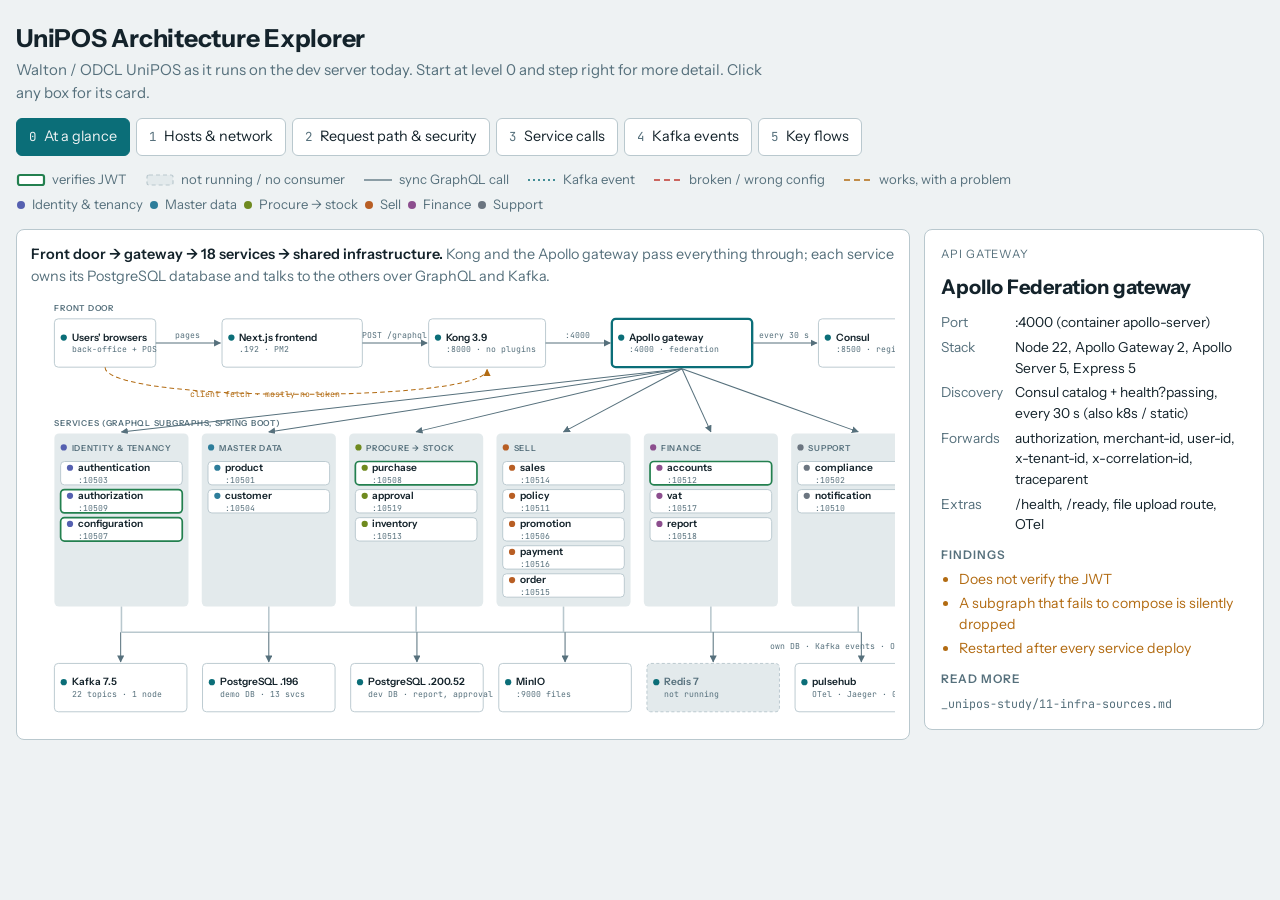
<file: atlas-src/v1-explorer.html>
<!doctype html><html><head><meta charset=utf8><meta name=viewport content="width=device-width,initial-scale=1,viewport-fit=cover"><style>:root{color-scheme:light;box-sizing:border-box;padding-top:env(safe-area-inset-top,0px);padding-bottom:env(safe-area-inset-bottom,0px)}html{scroll-padding-top:env(safe-area-inset-top,0px)}body{margin:0;padding:0;font:14px -apple-system,BlinkMacSystemFont,sans-serif;background:#fff;color:#000}img{max-width:100%}[hidden]:not([hidden=until-found i]){display:none!important}</style></head><body>
<title>UniPOS Architecture Explorer</title>
<meta name="claude:viewport-fit-sides" content="cover">
<link rel="preconnect" href="https://fonts.googleapis.com">
<link rel="preconnect" href="https://fonts.gstatic.com" crossorigin>
<link rel="stylesheet" href="https://fonts.googleapis.com/css2?family=Instrument+Sans:wght@400;500;600;700&family=JetBrains+Mono:wght@400;500&display=swap">
<style>
/* Layout: control-room board. Level rail on top, diagram canvas left, inspection card right (stacks under on phones). */
:root{
  --bg:#EEF2F3; --surface:#FFFFFF; --tint:#E3EAEC; --ink:#14232B; --muted:#56707C; --line:#B9C8CE;
  --accent:#0B6E78; --ok:#23804F; --bad:#C0392F; --warn:#B26B12; --idle:#8D9CA4;
  --d-id:#5560B0; --d-md:#2D7D9A; --d-pr:#6F8A1F; --d-sell:#B85E24; --d-fin:#8C4E8E; --d-sup:#6B7580;
  --f-ui:"Instrument Sans", "Segoe UI", system-ui, sans-serif;
  --f-mono:"JetBrains Mono", ui-monospace, "Cascadia Mono", Menlo, monospace;
}
@media (prefers-color-scheme: dark){ :root:not([data-theme="light"]){
  --bg:#0F171B; --surface:#17232A; --tint:#1D2C33; --ink:#E4EDF0; --muted:#93A9B3; --line:#33474F;
  --accent:#3FC0C9; --ok:#4CC27F; --bad:#F06B60; --warn:#E5A44A; --idle:#6B7F88;
  --d-id:#8F97E6; --d-md:#5FB4D3; --d-pr:#A4C255; --d-sell:#E39058; --d-fin:#C687C8; --d-sup:#9AA4AE;
  color-scheme:dark }}
:root[data-theme="dark"]{
  --bg:#0F171B; --surface:#17232A; --tint:#1D2C33; --ink:#E4EDF0; --muted:#93A9B3; --line:#33474F;
  --accent:#3FC0C9; --ok:#4CC27F; --bad:#F06B60; --warn:#E5A44A; --idle:#6B7F88;
  --d-id:#8F97E6; --d-md:#5FB4D3; --d-pr:#A4C255; --d-sell:#E39058; --d-fin:#C687C8; --d-sup:#9AA4AE;
  color-scheme:dark }
body{background:var(--bg);color:var(--ink);font-family:var(--f-ui);font-size:15px;line-height:1.5}
.wrap{padding-left:max(16px,env(safe-area-inset-left,0px));padding-right:max(16px,env(safe-area-inset-right,0px));padding-block:20px 40px;max-width:1500px;margin:0 auto;display:flex;flex-direction:column;gap:14px}
header h1{font-size:1.55rem;font-weight:700;letter-spacing:-.01em;margin:0;text-wrap:balance}
header p{margin:2px 0 0;color:var(--muted);max-width:75ch}
.mono{font-family:var(--f-mono);font-size:.86em}
nav.levels{display:flex;flex-wrap:wrap;gap:6px}
nav.levels button,.subtabs button{font:inherit;font-size:.9rem;border:1px solid var(--line);background:var(--surface);color:var(--ink);padding:7px 12px;border-radius:6px;cursor:pointer;display:flex;gap:8px;align-items:baseline}
nav.levels button .n{font-family:var(--f-mono);font-size:.78rem;color:var(--muted)}
nav.levels button[aria-selected="true"],.subtabs button[aria-selected="true"]{background:var(--accent);border-color:var(--accent);color:var(--bg)}
nav.levels button[aria-selected="true"] .n{color:var(--bg)}
button:focus-visible{outline:2px solid var(--accent);outline-offset:2px}
.legend{display:flex;flex-wrap:wrap;gap:6px 18px;font-size:.82rem;color:var(--muted);align-items:center}
.legend span{display:inline-flex;gap:6px;align-items:center}
.legend svg{width:30px;height:14px}
.main{display:grid;grid-template-columns:minmax(0,1fr) 340px;gap:14px;align-items:start}
@media (max-width:960px){.main{grid-template-columns:minmax(0,1fr)}}
.canvas{background:var(--surface);border:1px solid var(--line);border-radius:8px;padding:14px;min-width:0;display:flex;flex-direction:column;gap:10px}
.canvas .cap{margin:0;color:var(--muted);font-size:.9rem;max-width:90ch}
.canvas .cap b{color:var(--ink);font-weight:600}
.scroller{overflow-x:auto;-webkit-overflow-scrolling:touch}
.scroller svg{display:block;width:100%;height:auto;min-width:var(--minw,900px)}
.subtabs{display:flex;flex-wrap:wrap;gap:6px}
.subtabs button{font-size:.84rem;padding:5px 10px}
aside.card{background:var(--surface);border:1px solid var(--line);border-radius:8px;padding:16px;position:sticky;top:max(12px,env(safe-area-inset-top,0px));display:flex;flex-direction:column;gap:12px;min-width:0}
@media (max-width:960px){aside.card{position:static}}
aside .kind{font-size:.72rem;letter-spacing:.08em;text-transform:uppercase;color:var(--muted);margin:0}
aside h2{margin:0;font-size:1.25rem;line-height:1.25}
.chips{display:flex;flex-wrap:wrap;gap:6px}
.chip{font-family:var(--f-mono);font-size:.74rem;border:1px solid var(--line);border-radius:4px;padding:2px 7px;color:var(--ink)}
.chip.ok{border-color:var(--ok);color:var(--ok)} .chip.bad{border-color:var(--bad);color:var(--bad)} .chip.idle{color:var(--muted)} .chip.warn{border-color:var(--warn);color:var(--warn)}
aside h3{font-size:.74rem;letter-spacing:.08em;text-transform:uppercase;color:var(--muted);margin:0 0 4px;font-weight:600}
aside ul{margin:0;padding-left:18px;font-size:.88rem;display:flex;flex-direction:column;gap:3px}
aside li.bad{color:var(--bad)} aside li.warn{color:var(--warn)}
aside .rows{display:grid;grid-template-columns:auto minmax(0,1fr);gap:4px 12px;font-size:.86rem;margin:0}
aside .rows dt{color:var(--muted)} aside .rows dd{margin:0;overflow-wrap:anywhere}
aside .link{display:inline-flex;gap:6px;flex-wrap:wrap}
aside .hint{color:var(--muted);font-size:.85rem;margin:0}
/* svg */
svg text{font-family:var(--f-ui)}
.t1{font-size:13px;font-weight:600;fill:var(--ink)}
.t2{font-family:var(--f-mono);font-size:10.5px;fill:var(--muted)}
.t3{font-size:12px;fill:var(--ink)}
.tag{font-size:10.5px;letter-spacing:.09em;font-weight:600;fill:var(--muted);text-transform:uppercase}
.lbl{font-family:var(--f-mono);font-size:10.5px;fill:var(--muted)}
.lbl.warn,.t3.warn{fill:var(--warn)} .lbl.bad,.t3.bad{fill:var(--bad)} .lbl.ev{fill:var(--accent)}
.node{cursor:pointer}
.node rect.b{fill:var(--surface);stroke:var(--line);stroke-width:1.2}
.node.jwt rect.b{stroke:var(--ok);stroke-width:2.2}
.node.idle rect.b{stroke-dasharray:4 3;fill:var(--tint)}
.node.idle .t1{fill:var(--muted)}
.node.badn rect.b{stroke:var(--bad);stroke-dasharray:5 3}
.node.topic rect.b{fill:var(--tint)}
.node.topic.ok rect.b{stroke:var(--accent)}
.node.topic.warn rect.b{stroke:var(--warn)}
.node.topic.dead rect.b,.node.topic.unused rect.b{stroke:var(--idle);stroke-dasharray:3 3}
.node.topic.dead .t2,.node.topic.unused .t2{fill:var(--idle)}
.node.topic .t2{fill:var(--ink)}
.node:hover rect.b{stroke:var(--accent)}
.node.sel rect.b{stroke:var(--accent);stroke-width:3}
.node:focus{outline:none}
.node:focus-visible rect.b{stroke:var(--accent);stroke-width:3.5}
.dot.d-id{fill:var(--d-id)} .dot.d-md{fill:var(--d-md)} .dot.d-pr{fill:var(--d-pr)} .dot.d-sell{fill:var(--d-sell)} .dot.d-fin{fill:var(--d-fin)} .dot.d-sup{fill:var(--d-sup)} .dot.d-inf{fill:var(--accent)}
.grp{fill:var(--tint);stroke:none}
.host{fill:none;stroke:var(--ink);stroke-width:1.2;opacity:.55}
.net{fill:none;stroke:var(--accent);stroke-width:1.2;stroke-dasharray:6 4}
.notebox{fill:var(--tint);stroke:none}
.e{fill:none;stroke:var(--muted);stroke-width:1.3}
.e.ok{stroke:var(--ok)} .e.ev{stroke:var(--accent);stroke-dasharray:2 3;stroke-width:1.5}
.e.bad{stroke:var(--bad);stroke-dasharray:6 4;stroke-width:1.6}
.e.warn{stroke:var(--warn);stroke-dasharray:6 4}
.e.idle{stroke:var(--idle);stroke-dasharray:2 4}
.e.ret{stroke-dasharray:5 4}
.e.bus{stroke:var(--line);stroke-width:2}
.e.dim{opacity:.13}
.e.hot-out{stroke:var(--accent);stroke-width:2.2;opacity:1}
.e.hot-in{stroke:var(--d-sell);stroke-width:2.2;opacity:1}
.e.bad.hot-out,.e.bad.hot-in{stroke:var(--bad)}
.life{stroke:var(--line);stroke-dasharray:3 4}
.mk-ink{fill:var(--muted)} .mk-ok{fill:var(--ok)} .mk-bad{fill:var(--bad)} .mk-ev{fill:var(--accent)} .mk-warn{fill:var(--warn)} .mk-idle{fill:var(--idle)} .mk-out{fill:var(--accent)} .mk-in{fill:var(--d-sell)}
.stepn{fill:var(--tint);stroke:var(--line)} .stepn-t{font-family:var(--f-mono);font-size:10px;fill:var(--muted)}
@media (prefers-reduced-motion:no-preference){.e{transition:opacity .15s,stroke-width .15s}}
</style>

<div class="wrap">
  <header>
    <h1>UniPOS Architecture Explorer</h1>
    <p>Walton / ODCL UniPOS as it runs on the dev server today. Start at level 0 and step right for more detail. Click any box for its card.</p>
  </header>
  <nav class="levels" id="levels" role="tablist" aria-label="Detail level"></nav>
  <div class="legend" id="legend"></div>
  <div class="main">
    <section class="canvas" aria-live="polite">
      <div class="subtabs" id="subtabs" role="tablist" aria-label="Flow" hidden></div>
      <p class="cap" id="cap"></p>
      <div class="scroller" id="scroller"></div>
    </section>
    <aside class="card" id="card"></aside>
  </div>
</div>

<script>
/* ===================== DATA (one place to correct facts) ===================== */
const H196 = "192.168.20.196 (demo DB, profile db-unipos)";
const H52  = "192.168.200.52 (dev DB, profile db-pos-dev)";
const DOMAINS = {
  id:{name:"Identity & tenancy", cls:"d-id"}, md:{name:"Master data", cls:"d-md"},
  pr:{name:"Procure → stock", cls:"d-pr"}, sell:{name:"Sell", cls:"d-sell"},
  fin:{name:"Finance", cls:"d-fin"}, sup:{name:"Support", cls:"d-sup"}
};
const SERVICES = [
 {id:"authentication",port:10503,dom:"id",db:"auth",host:H196,app:"authentication-service",jwt:"own",
  tables:["users","user_business_areas","refresh_tokens / user_tokens","user_failed_logins","employees (HRMS mirror)"],
  find:["Access token 7 days, refresh 15 days (code comment says 30 s)","Token has userId, merchantId, businessAreaIds; no roles, no isSuperAdmin","HRMS sync schedulers are commented out","getKongSecret calls a dead ngrok URL"],
  erd:"authentication-service.pdf",notes:"02-identity-tenancy.md"},
 {id:"authorization",port:10509,dom:"id",db:"authorization_db",host:H196,app:"authorization-service",jwt:true,
  tables:["menus (tree, en/bn)","permissions","permission_groups","roles","user_roles / user_permissions","merchant_permissions"],
  find:["Permissions only build the frontend menu; no API checks a permission","No Kafka listener in current code (old authz-group lag of 9)"],
  erd:"authorization-service.pdf",notes:"02-identity-tenancy.md"},
 {id:"configuration",port:10507,dom:"id",db:"configuration_db",host:H196,app:"configuration-service",jwt:true,
  tables:["merchants (7 seeded, ODCL d1c36831…)","merchant_bins","business_area_types","business_areas (tree)","sales_hub_details","system_parameters"],
  find:["merchantScope returns any requested merchant id: cross-tenant reads possible","Checks isSuperAdmin claim the token never carries","ERD v2 renames sales_hub_* → business_area_*; code not yet","No ODCL business areas seeded"],
  erd:"configuration-service-v2.pdf",notes:"02-identity-tenancy.md"},
 {id:"product",port:10501,dom:"md",db:"product_db",host:H196,app:"product-service",
  tables:["product_types → categories → lines → models → skus → batches","product_prices (+history, grade A–E)","product_declared_prices (Mushak 4.3)","business / stock controllers","consumable items & suppliers"],
  find:["Settings attach to any level, but lookups are exact (no inheritance)","No recipe/BOM and no unit conversion","EBS ids on SKU and prices (Walton-specific)"],
  erd:"product-service-v2.pdf",notes:"03-master-data.md"},
 {id:"customer",port:10504,dom:"md",db:"customer",host:H196,app:"customer-service",
  tables:["persons (no merchant_id)","business_organizations","party_addresses / phones / emails","customer_accounts, associates","interaction_logs, surveys"],
  find:["Persons are shared across companies (only initiator_sales_hub_id)","Dealer onboarding goes through approval","sales-service also uses group customer-service-group"],
  erd:"customer-service-v5.1.pdf",notes:"03-master-data.md"},
 {id:"purchase",port:10508,dom:"pr",db:"purchase_db",host:H196,app:"purchase-service",jwt:true,
  tables:["purchase_requests (+items, history)","request_for_quotations, rfq_response","proforma_invoices","purchase_orders (+items)","delivery_orders → do_product_controllers → delivery_order_items (1 per barcode)","supplier group → legal entity → operating unit"],
  find:["approval.url uses port 10505; approval runs on 10519","Outbox aggregateId is a hard-coded UUID","Receive by start barcode + qty generates sequential barcodes"],
  erd:"purchase-service -v3.pdf",notes:"04-procure-to-stock.md"},
 {id:"approval",port:10519,dom:"pr",db:"approval_db",host:H52,app:"approval_service",
  tables:["approval_workflows","workflow_approval_path_mappings + path_routing_conditions","approval_paths → stages → stage_roles","approval_requests → request_stages → stage_actors","approval_action_history, delegations"],
  find:["Approvers = users with the stage role, assigned to the requester's area ancestry","Old step-based tables still present; April ERD shows only those","No profile env on dev → falls back to local + db-pos-dev"],
  erd:"approval-service.pdf",notes:"04-procure-to-stock.md"},
 {id:"inventory",port:10513,dom:"pr",db:"inventory_db",host:H196,app:"inventory-service",
  tables:["product_stock_summary (hub, SKU, grade)","product_instances (1 row per unit)","item_ledgers (moving average)","store house → zone → line → rack → grid → floor → container","consumeable_stocks + ledgers","goods_receive_notes"],
  find:["Selling needs a serial per unit (no quantity selling)","Sale ledger OUT uses MRP, not cost","Outbox poller commented out; consumable issue classes are stubs"],
  erd:"inventory-service-v1.pdf (stale)",notes:"04-procure-to-stock.md"},
 {id:"sales",port:10514,dom:"sell",db:"sales_db",host:H196,app:"sales-service",ip:"172.20.0.23",
  tables:["sales_types (engine per type)","sales_invoices → sales_lines → sales_serial_numbers","retail / EMI / hire extensions","sales_returns","transaction_prefix_configurations","targets, offers, incentives"],
  find:["Prices, discounts and VAT rate come from the browser","Calls 7 services in a row; no rollback across them","Payment hard-coded: cash, terminal 0, full amount","order.url points to 10508 (purchase); order runs on 10515","Returns only record; no stock-back or refund"],
  erd:"sales-service-v2.pdf",notes:"05-sell.md"},
 {id:"policy",port:10511,dom:"sell",db:"policy_db",host:H196,app:"policy-service",
  tables:["policy_engines","engine_policy_maps","sales_policies → condition groups → conditions","outcomes, actions, targets","sales_policy_history","sales_type_engines"],
  find:["SpEL rule engine (evaluateForSalesType) is not called by sales or the frontend"],
  erd:"policy-service-v2.pdf",notes:"05-sell.md"},
 {id:"promotion",port:10506,dom:"sell",db:"promotion_db",host:H196,app:"promotion-service",
  tables:["discount_rules","product_offerings","promotional_code_offers","loyalty programs / tiers / points / ledger","rewards","registered_products"],
  find:["Kafka address typo 172.10.10.108: consumer never joins","Listens on purchase-events with group purchase-service-group","Not called during a sale"],
  erd:"promotion-service.pdf",notes:"05-sell.md"},
 {id:"payment",port:10516,dom:"sell",db:"payments_db",host:H196,app:"payment-service",
  tables:["payments → payment_details (per method) → payment_allocations","refunds","bank_deposits","status / audit logs"],
  find:["Model supports split payment; sales always sends one cash payment","Cash sessions and gift cards exist only in the ERD","Kafka address typo 172.10.10.108"],
  erd:"payment-service.pdf",notes:"05-sell.md"},
 {id:"order",port:10515,dom:"sell",db:"?",host:"not checked",app:"order-service",
  tables:["orders, ordered_items","order_payments, shipments","order_tax, order_discount","order_status_history, order_types"],
  find:["Only the compiled .war is in hand; source needed (Q41)","Kong service 'orders' points here","Sales calls it on the wrong port"],
  erd:"—",notes:"11-infra-sources.md"},
 {id:"accounts",port:10512,dom:"fin",db:"accounts_db",host:H196,app:"account-service",jwt:true,
  tables:["chart_of_accounts (no merchant_id)","general_ledger_headers / details","voucher types / headers / details","accounting_periods","customer_accounts, receivables, payables","banks, mobile_wallets, expenses, fixed assets"],
  find:["Sales GL = Dr Cash / Cr Sales only: no VAT payable, no COGS","Purchase GL is correct (inventory, VAT, AIT vs payable)","Posting picks accounts by COA keyword"],
  erd:"accounts-service-v3.1.pdf",notes:"06-finance.md"},
 {id:"vat",port:10517,dom:"fin",db:"vat_db",host:H196,app:"vat-service",ip:"172.20.0.26",
  tables:["tax_codes, product_vat_settings","sales_invoice_vats (Mushak 6.3)","purchase_invoice_vats","vat_register_books","credit / debit notes, transfers (6.5)","vat_return_submission_form (9.1)"],
  find:["VAT extracted from VAT-inclusive MRP","Register book assumes bought item = sold item"],
  erd:"vat-service-v2.2.pdf",notes:"06-finance.md"},
 {id:"report",port:10518,dom:"fin",db:"reports_db",host:H52,app:"report-service",
  tables:["invoice_report_snapshots (+items)","mushak_sales_summary_*","item_ledger_entry snapshots","gl_transactions, voucher snapshots, COA snapshot","Jasper: invoice, Mushak 6.3, cash book, ledger, trial balance, income statement"],
  find:["Read model fed only by Kafka","Runs on the dev DB while sales writes to the demo DB"],
  erd:"report-service-v1.3.pdf",notes:"06-finance.md"},
 {id:"compliance",port:10502,dom:"sup",db:"?",host:"not checked",app:"compliance-service",
  tables:["assessment templates / sections / items","assessments, responses, evidence (MinIO)","assessment approvals","audit trail, system error / event logs"],
  find:["Branch audit checklists; probably not needed for one branch","Evidence links point to 192.168.20.191:9001"],
  erd:"—",notes:"09-wrap-up.md"},
 {id:"notification",port:10510,dom:"sup",db:"?",host:"not checked",app:"notification-service",
  tables:["notification_templates (email / SMS / in-app)","notification_queue","delivery logs","user preferences"],
  find:["No Kafka listener: approval's notification-events go nowhere","Mail via Gmail SMTP"],
  erd:"—",notes:"09-wrap-up.md"}
];
const CALLS = {
  accounts:["configuration","customer","vat"],
  approval:["authentication","authorization","configuration","customer","purchase"],
  authentication:["configuration"], authorization:["configuration","product"],
  configuration:["accounts"],
  customer:["accounts","approval","authentication","configuration","product"],
  inventory:["configuration","product","purchase","vat"],
  payment:["accounts","configuration"], policy:["configuration","sales"],
  product:["configuration","purchase"], promotion:["product"],
  purchase:["approval","authentication","configuration","product","vat"],
  report:["authorization"],
  sales:["accounts","configuration","customer","inventory","order","payment","product","vat"],
  vat:["accounts","configuration","customer","product","purchase"]
};
const BADCALLS = {"purchase>approval":"configured port 10505, approval runs on 10519","sales>order":"configured port 10508 (purchase), order runs on 10515"};
const TOPICS = [
 {id:"approval-request-create-events",p:["purchase","customer"],c:[["approval","approval-service-group"]],st:"ok",note:"Please start an approval workflow for this PR / PO / organisation."},
 {id:"approval-events",p:["approval"],c:[["purchase","purchase-service-group"],["customer","customer-service-group"]],st:"warn",note:"Links the new approval request id back to the document. sales-service also uses group customer-service-group, so it competes for these messages."},
 {id:"approvalRequest-events",p:["approval"],c:[["purchase","purchase-service-group"],["customer","customer-service-group"]],st:"ok",note:"Final status: APPROVED / REJECTED / RETURNED."},
 {id:"purchase-order-events",p:["approval"],c:[["purchase","purchase-service-group"]],st:"ok",note:"PO approval step actions."},
 {id:"purchase-events",p:["purchase","approval"],c:[["inventory","inventory-service-group"],["purchase","purchase-service-group"],["approval","approval-service-group"],["promotion","purchase-service-group",true]],st:"warn",note:"Delivery order received → inventory stock-in. Promotion listens with the wrong group and a wrong Kafka IP."},
 {id:"account-events",p:["purchase"],c:[["accounts","account-service-group"]],st:"ok",note:"DO receive → purchase journal (inventory, VAT, AIT vs payable)."},
 {id:"customer-events",p:["customer"],c:[],st:"unused",note:"Survey customer created. Listeners in approval and customer are commented out."},
 {id:"chart-of-account",p:["accounts"],c:[["report","report"]],st:"ok",note:"COA snapshot for reports."},
 {id:"gl-entry",p:["accounts"],c:[["report","report"]],st:"ok",note:"GL lines snapshot."},
 {id:"voucher-snapshot",p:["accounts"],c:[["report","report"]],st:"ok",note:"Voucher snapshot."},
 {id:"item-ledger-entry",p:["inventory"],c:[["report","report"]],st:"ok",note:"Stock ledger snapshot for the item ledger report."},
 {id:"inventory-events",p:["inventory"],c:[],st:"unused",note:"Nobody consumes it."},
 {id:"invoice-report-snapshot",p:["sales"],c:[["report","report"]],st:"ok",note:"Invoice print data."},
 {id:"mushak-sales-summary-report",p:["sales"],c:[["report","report"]],st:"ok",note:"VAT Mushak sales summary."},
 {id:"sales-invoice-created",p:["sales"],c:[["promotion","promotion-service-group",true]],st:"dead",note:"Only the unused old sales path publishes it, and promotion's Kafka IP is wrong."},
 {id:"account-events-sales",p:["sales"],c:[],st:"dead",note:"Configured in sales, never used."},
 {id:"bank-deposit-events",p:["payment"],c:[],st:"unused",note:"Nobody consumes it."},
 {id:"policy-events",p:["policy"],c:[["policy","policy"]],st:"ok",note:"Internal to policy-service."},
 {id:"user-roles-topic",p:["authentication"],c:[],st:"unused",note:"authorization has no listener in current code (old group shows lag 9)."},
 {id:"user-areas-topic",p:["authentication"],c:[],st:"unused",note:"As above."},
 {id:"user-deleted-topic",p:["authentication"],c:[],st:"unused",note:"As above."},
 {id:"notification-events",p:["approval"],c:[],st:"unused",note:"notification-service has no Kafka listener."}
];
const INFRA = {
 browser:{name:"Users' browsers",kind:"client",rows:[["Who","Back-office staff and cashiers"],["Uses","Next.js pages, plus direct client-side GraphQL calls"]],find:["202 of 204 client fetch files send no Authorization header"]},
 frontend:{name:"Next.js frontend",kind:"web app",rows:[["Host","192.168.20.192"],["Runtime","Next.js 16, React 19, PM2 app UniPosDev"],["Auth","NextAuth v5 credentials → login mutation; session 4 h"],["Merchant","env TEMP_MERCHANT_ID (not from the user)"],["Pages","237 admin screens"]],find:["Build needs the live gateway (graphql-codegen)","Refresh token is never used","Local copy is on branch sadat; reference is dev"],notes:"07-frontend.md"},
 kong:{name:"Kong gateway 3.9",kind:"edge proxy",rows:[["Ports",":8000 / :8443, admin :8001, GUI :8002"],["Config DB","kong_db @ 192.168.200.52"],["Routes","/graphql → apollo-server:4000; service orders → :10515"],["Terraform","/mnt/workspace/api-gateway"]],find:["No plugins: no JWT check, no rate limit","/graphql route was created by hand (not in Terraform)","Designed tenant-auth / workspace-guard plugins are 12-line stubs","Admin API :8001 open on the LAN"],notes:"11-infra-sources.md"},
 gateway:{name:"Apollo Federation gateway",kind:"API gateway",rows:[["Port",":4000 (container apollo-server)"],["Stack","Node 22, Apollo Gateway 2, Apollo Server 5, Express 5"],["Discovery","Consul catalog + health?passing, every 30 s (also k8s / static)"],["Forwards","authorization, merchant-id, user-id, x-tenant-id, x-correlation-id, traceparent"],["Extras","/health, /ready, file upload route, OTel"]],find:["Does not verify the JWT","A subgraph that fails to compose is silently dropped","Restarted after every service deploy"],notes:"11-infra-sources.md"},
 consul:{name:"Consul",kind:"service registry",rows:[["Port",":8500 with UI"],["Mode","single server, bootstrap-expect=1"],["Terraform","/mnt/workspace/service-registry"]],find:["Services register with TTL heartbeats","Only the gateway uses it for discovery; services call each other by fixed Docker names"]},
 kafka:{name:"Kafka 7.5 (KRaft)",kind:"message broker",rows:[["IP","172.20.10.108"],["Ports","internal kafka:29092, external 192.168.20.190:9092"],["Extras","kafka-rest, kafka-ui v0.7.1"],["Topics","22 (auto-create on)"],["Terraform","/mnt/workspace/message-broker"]],find:["Single node, no replication","payment and promotion point at 172.10.10.108 (typo)"],notes:"01-infrastructure.md"},
 minio:{name:"MinIO",kind:"object storage",rows:[["Ports",":9000 API, :9001 console"],["Used by","product images, customer documents, compliance evidence"],["Terraform","/mnt/workspace/object-storage"]],find:["compliance links point to 192.168.20.191:9001"]},
 redis:{name:"Redis 7",kind:"cache (not running)",idle:true,rows:[["IP","172.20.10.102 :6379"],["Extras","redis-commander"],["Terraform","/mnt/workspace/caching-service"]],find:["Defined but not running on dev"]},
 pulsehub:{name:"pulsehub (observability)",kind:"monitoring",rows:[["Parts","OTel collector-contrib, Jaeger, Prometheus, Grafana"],["Ports","OTLP :4317 / :4318, metrics :8889"],["Started by","docker-compose in /mnt/workspace/pulsehub"]],find:["Traces and logs go only to the debug exporter: Jaeger stays empty","Prometheus scrapes the collector and sales only","Grafana has nothing provisioned; containers restart=no","No log rotation; no Elasticsearch"],notes:"08-servers.md"},
 pg196:{name:"PostgreSQL 192.168.20.196",kind:"database server",rows:[["Role","demo DB (profile db-unipos)"],["Used by","13 services on the dev server"],["Layout","one database per service"]],find:["Dev app server writes to the demo DB (Q19)","Schema by ddl-auto=update, no migrations"]},
 pg52:{name:"PostgreSQL 192.168.200.52",kind:"database server",rows:[["Role","dev DB (profile db-pos-dev)"],["Used by","report-service, approval-service, Kong (kong_db)"]],find:["Reports read a different server than sales writes to"]},
 demo:{name:"Demo app server 192.168.20.197",kind:"host",rows:[["Layout","Same containers as the dev server (per user)"]],find:["Not inspected separately"]},
 host190:{name:"Dev app server 192.168.20.190",kind:"host",rows:[["Hostname","sposappmaster1"],["Disks","/ 56 GB, /mnt/workspace 270 GB (Docker data-root)"],["Network","walton-pos-cloud-network 172.20.0.0/16"],["Deploy","deploy-script: mvn package → scp war → terraform destroy + apply → restart apollo-server"]],find:["Images on :latest; no CI","Healthchecks fail with 401/403 (Spring Security), Consul still sees them healthy"],notes:"08-servers.md"},
 host192:{name:"Frontend host 192.168.20.192",kind:"host",rows:[["Runs","Next.js under PM2 (UniPosDev)"]],find:[]}
};
/* Flows: lanes + steps. k: sync | ret | ev | self ; w: warn ; b: bad */
const FLOWS = {
 login:{name:"Login",cap:"How a user logs in and how the token travels afterwards. Only 4 services check it.",
  lanes:[["browser","Browser"],["frontend","Next.js (NextAuth)"],["gateway","Kong → gateway"],["authentication","authentication"],["svc","any service"]],
  steps:[["browser","frontend","submit email + password"],["frontend","gateway","mutation login(email, password)"],["gateway","authentication","forward"],
   ["authentication","authentication","lockout check, then BCrypt match","self"],["authentication","authentication","sign RS256: access 7 d, refresh 15 d","self"],
   ["authentication","frontend","accessToken, refreshToken, user","ret"],["frontend","browser","NextAuth session cookie (4 h)","ret"],
   ["browser","frontend","open a page"],["frontend","gateway","query + Bearer + merchant-id (TEMP_MERCHANT_ID)"],["gateway","svc","forward headers, no check"],
   ["svc","svc","verified only in accounts, authorization, configuration, purchase","self","w"]]},
 sale:{name:"Retail sale",cap:"Scan, then the 9 steps of RetailSaleEngine.execute. All calls are synchronous; a failure late in the chain leaves records behind in other services.",
  lanes:[["browser","POS screen"],["inventory","inventory"],["product","product"],["vat","vat"],["sales","sales"],["customer","customer"],["accounts","accounts"],["payment","payment"],["kafka","Kafka → report"]],
  steps:[["browser","inventory","scanProductToCart(barcode)"],["inventory","inventory","reserve unit: AVAILABLE → RESERVED","self"],["inventory","product","RETAIL price for SKU + grade"],["inventory","vat","output VAT %"],
   ["inventory","browser","price = MRP, cost, VAT %, serial","ret"],["browser","browser","cashier types discount (computed in browser)","self","w"],
   ["browser","sales","addSales: barcodes + prices from the browser","sync","w"],["sales","customer","1 · find person by phone / NID, else create"],["sales","accounts","2 · open a customer account (every sale)"],
   ["sales","sales","3 · build invoice, save","self"],["sales","accounts","4 · receivable"],["sales","payment","5 · payment: cash, full amount","sync","w"],
   ["sales","accounts","6 · GL: Dr Cash / Cr Sales (no VAT, no COGS)","sync","w"],["sales","inventory","7 · commitInvoiceStock → SOLD, ledger OUT"],
   ["sales","vat","8 · Mushak 6.3 + register book"],["sales","kafka","9 · invoice + Mushak snapshots","ev"],["sales","browser","invoice","ret"]]},
 procure:{name:"Procure → stock",cap:"Purchase request to goods on the shelf. Approval and stock-in travel over Kafka; VAT is a direct call.",
  lanes:[["browser","Hub user"],["purchase","purchase"],["kafka","Kafka"],["approval","approval"],["inventory","inventory"],["accounts","accounts"],["vat","vat"]],
  steps:[["browser","purchase","create Purchase Request"],["purchase","kafka","approval-request-create-events","ev"],["kafka","approval","start workflow","ev"],
   ["approval","kafka","approval-events (approvalId)","ev"],["kafka","purchase","store approvalId","ev"],["approval","approval","approvers act stage by stage","self"],
   ["approval","kafka","approvalRequest-events: APPROVED","ev"],["kafka","purchase","PR approved → PO (same approval loop)","ev"],
   ["browser","purchase","DO arrives: scan barcodes (doReceive)"],["purchase","kafka","purchase-events (received items)","ev"],["kafka","inventory","units AVAILABLE + ledger IN","ev"],
   ["purchase","kafka","account-events","ev"],["kafka","accounts","Dr Inventory · VAT · AIT / Cr Payable","ev"],["purchase","vat","createPurchaseInvoiceVat (direct call)"]]},
 approval:{name:"Approval round trip",cap:"How approval-service picks a path and finds the approvers by walking the business-area tree.",
  lanes:[["purchase","requester (purchase / customer)"],["kafka","Kafka"],["approval","approval"],["configuration","configuration"],["authorization","authorization"],["authentication","authentication"]],
  steps:[["purchase","kafka","approval-request-create-events {type, id, amount}","ev"],["kafka","approval","create approval request","ev"],
   ["approval","approval","choose path by routing conditions (amount > X …)","self"],["approval","configuration","walk the business-area tree upward"],
   ["approval","authorization","users holding the stage roles"],["approval","authentication","users assigned to those areas"],
   ["approval","approval","actors = role ∩ area · ANY / ALL / MAJORITY","self"],["approval","kafka","approval-events: approvalId","ev"],["kafka","purchase","save approvalId","ev"],
   ["approval","kafka","approvalRequest-events: final status","ev"],["kafka","purchase","update document status","ev"],
   ["purchase","approval","direct GraphQL call fails: port 10505","sync","b"]]}
};
const LEVELS = [
 {n:0,name:"At a glance",cap:"<b>Front door → gateway → 18 services → shared infrastructure.</b> Kong and the Apollo gateway pass everything through; each service owns its PostgreSQL database and talks to the others over GraphQL and Kafka."},
 {n:1,name:"Hosts & network",cap:"<b>Where each container runs.</b> One dev app server holds everything on a single Docker network; the frontend and both database servers are separate machines. Note the 13 services writing to the demo DB."},
 {n:2,name:"Request path & security",cap:"<b>One GraphQL call, hop by hop.</b> Nothing before the service checks the token, and only 4 of 18 services check it at all."},
 {n:3,name:"Service calls",cap:"<b>Direct GraphQL calls between services (WebClient, fixed Docker names).</b> Click a service to light up what it calls (teal) and what calls it (orange). Red dashed = wrong port in config."},
 {n:4,name:"Kafka events",cap:"<b>Who publishes and who listens.</b> 22 topics. Dotted grey topics have no working consumer; red dashed links never deliver."},
 {n:5,name:"Key flows",cap:""}
];

/* ===================== helpers ===================== */
const S = Object.fromEntries(SERVICES.map(s=>[s.id,s]));
const esc = s => String(s).replace(/[&<>"]/g,c=>({"&":"&amp;","<":"&lt;",">":"&gt;",'"':"&quot;"}[c]));
const state = {level:0, flow:"sale", sel:"gateway"};
try{ const v = JSON.parse(localStorage.getItem("unipos-arch")||"{}"); if(v.level!=null) state.level=v.level; if(v.flow) state.flow=v.flow; }catch(e){}
const save = ()=>{ try{ localStorage.setItem("unipos-arch",JSON.stringify({level:state.level,flow:state.flow})); }catch(e){} };

const MK = ["ink","ok","bad","ev","warn","idle","out","in"];
const defs = () => `<defs>${MK.map(m=>`<marker id="m-${m}" viewBox="0 0 10 10" refX="9" refY="5" markerWidth="7" markerHeight="7" orient="auto-start-reverse"><path d="M0,0 L10,5 L0,10 z" class="mk-${m}"/></marker>`).join("")}</defs>`;
const mkFor = cls => cls.includes("bad")?"bad":cls.includes("ev")?"ev":cls.includes("warn")?"warn":cls.includes("idle")?"idle":cls.includes("ok")?"ok":"ink";

function nodeClass(id){
  const s=S[id]; const i=INFRA[id]; let c="node";
  if(s && s.jwt===true) c+=" jwt";
  if(i && i.idle) c+=" idle";
  return c;
}
function domDot(id){ const s=S[id]; return s? DOMAINS[s.dom].cls : "d-inf"; }
function node(id,x,y,w,h,t1,t2,extra=""){
  const lines = [];
  const cy = t2? y+h/2-3 : y+h/2+4;
  lines.push(`<circle class="dot ${domDot(id)}" cx="${x+12}" cy="${cy-4}" r="4"/>`);
  lines.push(`<text class="t1" x="${x+22}" y="${cy}">${esc(t1)}</text>`);
  if(t2) lines.push(`<text class="t2" x="${x+22}" y="${cy+15}">${esc(t2)}</text>`);
  return `<g class="${nodeClass(id)} ${extra}" data-id="${id}" tabindex="0" role="button" aria-label="${esc(t1)}"><rect class="b" x="${x}" y="${y}" width="${w}" height="${h}" rx="5"/>${lines.join("")}</g>`;
}
function line(x1,y1,x2,y2,cls="",label="",lx,ly,lcls=""){
  const m=mkFor(cls);
  let s=`<path class="e ${cls}" d="M${x1},${y1} L${x2},${y2}" marker-end="url(#m-${m})"/>`;
  if(label) s+=`<text class="lbl ${lcls}" x="${lx??(x1+x2)/2}" y="${ly??(y1+y2)/2-6}" text-anchor="middle">${esc(label)}</text>`;
  return s;
}
const pathA = (d,cls="",arrow=true)=>`<path class="e ${cls}" d="${d}" ${arrow?`marker-end="url(#m-${mkFor(cls)})"`:""}/>`;
const svg = (w,h,body,label,minw)=>`<figure style="margin:0;--minw:${minw||900}px"><svg viewBox="0 0 ${w} ${h}" role="img" aria-label="${esc(label)}">${defs()}${body}</svg></figure>`;

/* ===================== Level 0 ===================== */
function L0(){
  let b="";
  const row=[["browser",30,130,"Users' browsers","back-office + POS"],["frontend",245,180,"Next.js frontend",".192 · PM2"],["kong",510,150,"Kong 3.9",":8000 · no plugins"],["gateway",745,180,"Apollo gateway",":4000 · federation"],["consul",1010,140,"Consul",":8500 · registry"]];
  b+=`<text class="tag" x="30" y="18">Front door</text>`;
  row.forEach(r=>b+=node(r[0],r[1],28,r[2],62,r[3],r[4]));
  b+=line(160,59,243,59,"","pages",201,52);
  b+=line(425,59,508,59,"","POST /graphql",466,52);
  b+=line(660,59,743,59,"",":4000",701,52);
  b+=line(925,59,1008,59,"","every 30 s",966,52);
  b+=pathA("M95,90 C95,136 585,136 585,93","warn");
  b+=`<text class="lbl warn" x="300" y="128" text-anchor="middle">client fetch · mostly no token</text>`;
  const groups=[["id",["authentication","authorization","configuration"]],["md",["product","customer"]],["pr",["purchase","approval","inventory"]],["sell",["sales","policy","promotion","payment","order"]],["fin",["accounts","vat","report"]],["sup",["compliance","notification"]]];
  b+=`<text class="tag" x="30" y="166">Services (GraphQL subgraphs, Spring Boot)</text>`;
  groups.forEach((g,i)=>{
    const x=30+i*189, y=175;
    b+=line(835,92,x+86,y-2,"");
    b+=`<rect class="grp" x="${x}" y="${y}" width="172" height="222" rx="6"/><circle class="dot ${DOMAINS[g[0]].cls}" cx="${x+12}" cy="${y+18}" r="4"/><text class="tag" x="${x+22}" y="${y+22}">${esc(DOMAINS[g[0]].name)}</text>`;
    g[1].forEach((id,k)=>b+=node(id,x+8,y+36+k*36,156,30,id,":"+S[id].port));
  });
  b+=`<path class="e bus" d="M116,430 H1065"/>`;
  [0,1,2,3,4,5].forEach(i=>b+=`<path class="e bus" d="M${116+i*189},397 V430"/>`);
  const inf=[["kafka","Kafka 7.5","22 topics · 1 node"],["pg196","PostgreSQL .196","demo DB · 13 svcs"],["pg52","PostgreSQL .200.52","dev DB · report, approval"],["minio","MinIO",":9000 files"],["redis","Redis 7","not running"],["pulsehub","pulsehub","OTel · Jaeger · Grafana"]];
  inf.forEach((r,i)=>{ const x=30+i*190; b+=line(x+85,430,x+85,468,""); b+=node(r[0],x,470,170,62,r[1],r[2]); });
  b+=`<text class="lbl" x="1172" y="452" text-anchor="end">own DB · Kafka events · OTel traces</text>`;
  return svg(1180,548,b,"UniPOS at a glance: browser, frontend, Kong, Apollo gateway, 18 services in 6 domains, shared infrastructure",920);
}

/* ===================== Level 1 ===================== */
function L1(){
  let b="";
  b+=node("browser",20,40,170,56,"Users' browsers","https");
  b+=`<g class="node" data-id="host192" tabindex="0" role="button" aria-label="Frontend host"><rect class="host" x="20" y="140" width="170" height="120" rx="6"/><text class="t1" x="32" y="162">192.168.20.192</text></g>`;
  b+=node("frontend",32,180,146,62,"Next.js","PM2 UniPosDev");
  b+=line(105,96,105,178,"","",0,0);
  b+=`<g class="node" data-id="host190" tabindex="0" role="button" aria-label="Dev app server"><rect class="host" x="230" y="20" width="700" height="720" rx="8"/><text class="t1" x="246" y="42">192.168.20.190 · dev app server (sposappmaster1)</text></g>`;
  b+=`<rect class="net" x="246" y="56" width="668" height="670" rx="6"/><text class="lbl ev" x="262" y="76">docker network walton-pos-cloud-network · 172.20.0.0/16</text>`;
  b+=node("kong",262,90,200,56,"kong-gateway 3.9",":8000 · admin :8001");
  b+=node("gateway",478,90,200,56,"apollo-server",":4000 · Node 22");
  b+=node("consul",694,90,200,56,"consul",":8500 · 1 server");
  b+=line(462,118,476,118,"");
  b+=line(678,118,692,118,"");
  b+=node("kafka",262,166,200,56,"kafka 7.5 + rest + ui","172.20.10.108 · 29092");
  b+=node("minio",478,166,200,56,"minio",":9000 · console :9001");
  b+=node("redis",694,166,200,56,"redis 7 (stopped)","172.20.10.102 · 6379");
  b+=node("pulsehub",262,242,632,56,"pulsehub: otel-collector · jaeger · prometheus · grafana","OTLP :4317/:4318 → debug only · metrics :8889");
  const order=["authentication","product","sales","authorization","customer","inventory","configuration","purchase","approval","accounts","policy","report","vat","promotion","payment","compliance","notification","order"];
  b+=`<text class="tag" x="262" y="318">18 service containers (war on Tomcat)</text>`;
  const pos={};
  order.forEach((id,i)=>{ const col=i%3,r=Math.floor(i/3); const x=262+col*216,y=328+r*60; pos[id]=[x,y];
    const s=S[id]; b+=node(id,x,y,200,48,id,":"+s.port+(s.ip?" · "+s.ip:"")); });
  b+=`<text class="lbl" x="262" y="712">each: /mnt/workspace/&lt;svc&gt;-service/IaC · deploy = terraform destroy + apply</text>`;
  b+=node("pg196",980,40,240,90,"PostgreSQL .196","demo DB · db-unipos");
  b+=`<text class="t3" x="1002" y="112">used by 13 services on dev</text>`;
  b+=node("pg52",980,170,240,90,"PostgreSQL .200.52","dev DB · db-pos-dev");
  b+=`<text class="t3" x="1002" y="242">report · approval · kong_db</text>`;
  b+=node("demo",980,320,240,70,"192.168.20.197","demo server · same layout");
  // frontend -> kong
  b+=pathA("M178,211 C220,211 220,118 260,118","");
  b+=`<text class="lbl" x="198" y="280" text-anchor="middle">:8000/graphql</text>`;
  // 13 services -> pg196 via channel x=940
  b+=pathA("M894,352 H940 V85 H978","");
  // approval & report -> pg52 via channel x=958
  [pos.approval,pos.report].forEach(p=>b+=pathA(`M${p[0]+200},${p[1]+24} H958 V215 H978`,"warn"));
  // kong -> kong_db
  b+=pathA("M362,90 V50 H958 V215","warn",false);
  b+=`<text class="lbl warn" x="700" y="47" text-anchor="middle">kong_db</text>`;
  return svg(1240,750,b,"Hosts and network: dev app server with all containers on one Docker network, frontend host, two PostgreSQL servers, demo server",980);
}

/* ===================== Level 2 ===================== */
function L2(){
  let b="";
  const hops=[["browser","Browser","cookie session"],["frontend","Next.js server","proxy.ts"],["kong","Kong",":8000"],["gateway","Apollo gateway",":4000"],["svc","Service","/graphql/"]];
  const notes={
    browser:["NextAuth cookie, 4 h","holds accessToken","refresh token unused"],
    frontend:["redirects if not logged in","server fetch adds Bearer","merchant = TEMP_MERCHANT_ID","client fetch: 202/204 no token"],
    kong:["route /graphql (manual)","plugins: none","no JWT, no rate limit","config in kong_db"],
    gateway:["forwards authorization,","merchant-id, user-id,","x-correlation-id, traceparent","no token check"],
    svc:["4 verify RS256 signature","14 accept anonymous calls","merchantScope trusts the","requested merchant id"]};
  const warnLine={frontend:3,kong:1,gateway:3,svc:1};
  hops.forEach((h,i)=>{ const x=20+i*240;
    if(h[0]==="svc") b+=`<g><rect class="b" x="${x}" y="40" width="190" height="64" rx="5" style="fill:var(--surface);stroke:var(--line)"/><text class="t1" x="${x+16}" y="68">${h[1]}</text><text class="t2" x="${x+16}" y="84">${h[2]}</text></g>`;
    else b+=node(h[0],x,40,190,64,h[1],h[2]);
    b+=`<rect class="notebox" x="${x}" y="124" width="190" height="${18+notes[h[0]].length*20}" rx="5"/>`;
    notes[h[0]].forEach((t,k)=>b+=`<text class="t3 ${warnLine[h[0]]===k?"warn":""}" x="${x+12}" y="${146+k*20}">${esc(t)}</text>`);
    if(i<4) b+=line(x+190,72,x+238,72,"",["request","/graphql",":4000","subgraph"][i],x+214,64);
  });
  b+=`<text class="tag" x="20" y="262">Where the token comes from</text>`;
  b+=`<g class="node" data-id="authentication" tabindex="0" role="button" aria-label="authentication"><rect class="b" x="20" y="274" width="330" height="128" rx="5"/><circle class="dot d-id" cx="32" cy="292" r="4"/><text class="t1" x="42" y="296">authentication-service</text>
   <text class="t3" x="42" y="320">signs JWT RS256 with private_key.pem</text><text class="t3" x="42" y="340">access 7 days · refresh 15 days</text>
   <text class="t3" x="42" y="360">claims: sub, userId, merchantId,</text><text class="t3" x="42" y="380">businessAreaIds (no roles, no admin)</text></g>`;
  b+=`<text class="tag" x="400" y="262">Checks the token with public_key.pem</text>`;
  ["accounts","authorization","configuration","purchase"].forEach((id,i)=>b+=node(id,400+i*200,274,184,40,id,":"+S[id].port));
  b+=`<text class="tag" x="400" y="346">Accept calls without checking</text>`;
  const rest=SERVICES.filter(s=>s.jwt!==true).map(s=>s.id);
  rest.forEach((id,i)=>{ const c=i%7,r=Math.floor(i/7); b+=node(id,400+c*114,356+r*46,108,38,id,""); });
  b+=pathA("M350,330 H396","ok");
  b+=`<text class="lbl ok" x="373" y="322" text-anchor="middle">key</text>`;
  return svg(1220,460,b,"Request path: browser, Next.js, Kong, gateway, service; only 4 services verify the JWT",960);
}

/* ===================== Level 3 ===================== */
const RING=["authentication","authorization","configuration","product","customer","purchase","approval","inventory","sales","policy","promotion","payment","order","accounts","vat","report","compliance","notification"];
function edgeTrim(cx,cy,ux,uy,w,h){ const ax=Math.abs(ux)<1e-6?1e9:(w/2)/Math.abs(ux), ay=Math.abs(uy)<1e-6?1e9:(h/2)/Math.abs(uy); const d=Math.min(ax,ay)+4; return [cx+ux*d, cy+uy*d]; }
function L3(){
  let b=""; const W=1000,H=800,CX=500,CY=400,R=320,NW=136,NH=42; const P={};
  RING.forEach((id,i)=>{ const a=-Math.PI/2+i*2*Math.PI/RING.length; P[id]=[CX+R*Math.cos(a),CY+R*Math.sin(a)]; });
  Object.entries(CALLS).forEach(([from,tos])=>tos.forEach(to=>{
    const [x1,y1]=P[from],[x2,y2]=P[to]; const mx=(x1+x2)/2,my=(y1+y2)/2; const c=[mx+(CX-mx)*.5,my+(CY-my)*.5];
    let u=[c[0]-x1,c[1]-y1]; let L=Math.hypot(...u); const s=edgeTrim(x1,y1,u[0]/L,u[1]/L,NW,NH);
    let v=[c[0]-x2,c[1]-y2]; L=Math.hypot(...v); const e=edgeTrim(x2,y2,v[0]/L,v[1]/L,NW,NH);
    const bad=BADCALLS[from+">"+to]; let cls=bad?"bad":"";
    if(state.sel && S[state.sel]){ if(from===state.sel) cls+=" hot-out"; else if(to===state.sel) cls+=" hot-in"; else cls+=" dim"; }
    const m = cls.includes("hot-out")&&!bad?"out":cls.includes("hot-in")&&!bad?"in":mkFor(cls);
    b+=`<path class="e ${cls}" d="M${s[0].toFixed(1)},${s[1].toFixed(1)} Q${c[0].toFixed(1)},${c[1].toFixed(1)} ${e[0].toFixed(1)},${e[1].toFixed(1)}" marker-end="url(#m-${m})"><title>${from} → ${to}${bad?" ("+bad+")":""}</title></path>`;
  }));
  RING.forEach(id=>{ const [x,y]=P[id]; b+=node(id,x-NW/2,y-NH/2,NW,NH,id,":"+S[id].port); });
  b+=`<text class="lbl" x="${CX}" y="${CY-6}" text-anchor="middle">47 direct calls</text><text class="lbl" x="${CX}" y="${CY+10}" text-anchor="middle">http://&lt;svc&gt;-service:&lt;port&gt;/graphql/</text>`;
  return svg(W,H,b,"Service call map: 18 services in a ring, arrows for direct GraphQL calls",820);
}

/* ===================== Level 4 ===================== */
function spread(items,minGap,top,bottom){
  items.sort((a,b)=>a.y-b.y);
  for(let i=1;i<items.length;i++) if(items[i].y-items[i-1].y<minGap) items[i].y=items[i-1].y+minGap;
  const over=items.length? items[items.length-1].y-bottom:0; if(over>0) items.forEach(it=>it.y-=over);
  for(let i=0;i<items.length;i++) if(items[i].y<top) items[i].y=top+(i?0:0);
  for(let i=1;i<items.length;i++) if(items[i].y-items[i-1].y<minGap) items[i].y=items[i-1].y+minGap;
  return items;
}
function L4(){
  let b=""; const TX=460,TW=280,TH=24,top=72,step=32; const ty={};
  TOPICS.forEach((t,i)=>ty[t.id]=top+i*step);
  const bottom=top+(TOPICS.length-1)*step;
  const prods={},cons={};
  TOPICS.forEach(t=>{ t.p.forEach(p=>(prods[p]=prods[p]||[]).push(ty[t.id])); (t.c.length?t.c:[["none"]]).forEach(c=>(cons[c[0]]=cons[c[0]]||[]).push(ty[t.id])); });
  const avg=a=>a.reduce((x,y)=>x+y,0)/a.length;
  const PL=spread(Object.keys(prods).map(id=>({id,y:avg(prods[id])})),46,top,bottom);
  const CL=spread(Object.keys(cons).map(id=>({id,y:avg(cons[id])})),46,top,bottom);
  const py=Object.fromEntries(PL.map(p=>[p.id,p.y])), cy=Object.fromEntries(CL.map(c=>[c.id,c.y]));
  b+=`<text class="tag" x="40" y="40">Producer</text><text class="tag" x="${TX}" y="40">Topic</text><text class="tag" x="990" y="40">Consumer</text>`;
  TOPICS.forEach(t=>{ const y=ty[t.id];
    t.p.forEach(p=>{ const c=t.st==="ok"||t.st==="warn"?"ev":"idle"; b+=pathA(`M210,${py[p]} C335,${py[p]} 335,${y} ${TX-2},${y}`,c); });
    if(t.c.length) t.c.forEach(c=>{ const cls=c[2]?"bad":(t.st==="dead"?"idle":"ev"); b+=pathA(`M${TX+TW},${y} C865,${y} 865,${cy[c[0]]} 988,${cy[c[0]]}`,cls); });
    else b+=pathA(`M${TX+TW},${y} C865,${y} 865,${cy.none} 988,${cy.none}`,"idle");
  });
  TOPICS.forEach(t=>{ const y=ty[t.id];
    b+=`<g class="node topic ${t.st}" data-id="topic:${t.id}" tabindex="0" role="button" aria-label="${t.id}"><rect class="b" x="${TX}" y="${y-TH/2}" width="${TW}" height="${TH}" rx="4"/><text class="t2" x="${TX+10}" y="${y+4}">${t.id}</text></g>`; });
  PL.forEach(p=>b+=node(p.id,40,p.y-17,170,34,p.id,""));
  CL.forEach(c=>{ if(c.id==="none") b+=`<g class="node idle" data-id="none" tabindex="0" role="button" aria-label="no consumer"><rect class="b" x="990" y="${c.y-17}" width="170" height="34" rx="5"/><text class="t1" x="1004" y="${c.y+5}">no consumer</text></g>`; else b+=node(c.id,990,c.y-17,170,34,c.id,""); });
  return svg(1200,bottom+40,b,"Kafka event map: producers, 22 topics, consumers",960);
}

/* ===================== Level 5 ===================== */
function L5(){
  const f=FLOWS[state.flow]; const LW=170, LM=60; const lanes=f.lanes; const W=LM+lanes.length*LW+40, H=110+f.steps.length*40;
  const X={}; lanes.forEach((l,i)=>X[l[0]]=LM+LW/2+i*LW);
  let b="";
  lanes.forEach(l=>{ const x=X[l[0]];
    b+=`<path class="life" d="M${x},66 V${H-10}"/>`;
    const id=S[l[0]]||INFRA[l[0]]?l[0]:null;
    if(id) b+=node(id,x-LW/2+8,20,LW-16,42,l[1],"");
    else b+=`<g><rect class="b" x="${x-LW/2+8}" y="20" width="${LW-16}" height="42" rx="5" style="fill:var(--tint);stroke:var(--line)"/><text class="t1" x="${x-LW/2+20}" y="46">${esc(l[1])}</text></g>`;
  });
  f.steps.forEach((s,k)=>{ const y=100+k*40; const [a,c,label,kind="sync",flag]=s; const xa=X[a],xc=X[c];
    let cls=kind==="ev"?"ev":kind==="ret"?"ret":""; if(flag==="w") cls+=" warn"; if(flag==="b") cls+=" bad";
    const lc=flag==="w"?"warn":flag==="b"?"bad":kind==="ev"?"ev":"";
    b+=`<circle class="stepn" cx="24" cy="${y}" r="10"/><text class="stepn-t" x="24" y="${y+3.5}" text-anchor="middle">${k+1}</text>`;
    if(a===c){ b+=pathA(`M${xa},${y-7} h28 v14 h-26`,cls); b+=`<text class="lbl ${lc}" x="${xa+34}" y="${y+4}">${esc(label)}</text>`; }
    else { const dir=xc>xa?1:-1; b+=pathA(`M${xa},${y} L${xc-dir*3},${y}`,cls);
      const span=Math.abs(xc-xa), tw=label.length*6.4; const lx=Math.min(xa,xc)+8;
      b+= tw<span-16? `<text class="lbl ${lc}" x="${(xa+xc)/2}" y="${y-6}" text-anchor="middle">${esc(label)}</text>` : `<text class="lbl ${lc}" x="${lx}" y="${y-6}">${esc(label)}</text>`; }
  });
  return svg(W,H,b,f.name+" sequence",Math.max(820,W*0.8));
}

/* ===================== card ===================== */
function li(arr,cls=""){ return `<ul>${arr.map(x=>`<li class="${cls}">${esc(x)}</li>`).join("")}</ul>`; }
function card(id){
  const el=document.getElementById("card");
  if(!id){ el.innerHTML=`<p class="hint">Click any box in the diagram to see its details.</p>`; return; }
  if(id.startsWith("topic:")){ const t=TOPICS.find(x=>"topic:"+x.id===id);
    const st={ok:["working","ok"],warn:["working, with a problem","warn"],unused:["no consumer","idle"],dead:["dead","bad"]}[t.st];
    el.innerHTML=`<p class="kind">Kafka topic</p><h2 class="mono">${esc(t.id)}</h2><div class="chips"><span class="chip ${st[1]}">${st[0]}</span></div>
     <p style="margin:0;font-size:.9rem">${esc(t.note)}</p>
     <div><h3>Published by</h3>${li(t.p)}</div>
     <div><h3>Consumed by (group)</h3>${t.c.length?`<ul>${t.c.map(c=>`<li class="${c[2]?"bad":""}">${esc(c[0])} <span class="mono">(${esc(c[1])})</span>${c[2]?" · never delivered":""}</li>`).join("")}</ul>`:"<p class='hint'>Nobody.</p>"}</div>`; return; }
  if(id==="none"){ el.innerHTML=`<p class="kind">Kafka</p><h2>No consumer</h2><p class="hint">Topics that are published but read by nobody: ${TOPICS.filter(t=>!t.c.length).map(t=>t.id).join(", ")}.</p>`; return; }
  const s=S[id];
  if(s){
    const out=CALLS[id]||[]; const inn=Object.keys(CALLS).filter(k=>CALLS[k].includes(id));
    const prod=TOPICS.filter(t=>t.p.includes(id)).map(t=>t.id); const cons=TOPICS.filter(t=>t.c.some(c=>c[0]===id)).map(t=>t.id+(t.c.find(c=>c[0]===id)[2]?" (broken)":""));
    const jwt=s.jwt===true?`<span class="chip ok">verifies JWT</span>`:s.jwt==="own"?`<span class="chip">issues JWT</span>`:`<span class="chip idle">no JWT check</span>`;
    el.innerHTML=`<p class="kind">${esc(DOMAINS[s.dom].name)} · microservice</p><h2>${esc(id)}-service</h2>
     <div class="chips"><span class="chip">:${s.port}</span>${jwt}${s.ip?`<span class="chip">${s.ip}</span>`:""}</div>
     <dl class="rows"><dt>App name</dt><dd class="mono">${esc(s.app)}</dd><dt>Database</dt><dd><span class="mono">${esc(s.db)}</span> @ ${esc(s.host)}</dd><dt>Stack</dt><dd>Spring Boot 3.5, Java 17, DGS GraphQL, war on Tomcat</dd></dl>
     <div><h3>Main tables</h3>${li(s.tables)}</div>
     <div><h3>Calls (GraphQL)</h3><dl class="rows"><dt>out</dt><dd>${out.map(o=>BADCALLS[id+">"+o]?`<span style="color:var(--bad)">${o} ✕</span>`:o).join(", ")||"—"}</dd><dt>in</dt><dd>${inn.join(", ")||"—"}</dd></dl></div>
     <div><h3>Kafka</h3><dl class="rows"><dt>publishes</dt><dd class="mono">${prod.join(", ")||"—"}</dd><dt>consumes</dt><dd class="mono">${cons.join(", ")||"—"}</dd></dl></div>
     <div><h3>Findings</h3>${li(s.find,"warn")}</div>
     <div><h3>Read more</h3><p class="hint"><span class="mono">_unipos-study/${esc(s.notes)}</span> · ERD <span class="mono">${esc(s.erd)}</span></p></div>`;
    return;
  }
  const i=INFRA[id];
  if(i){
    el.innerHTML=`<p class="kind">${esc(i.kind)}</p><h2>${esc(i.name)}</h2>
     <dl class="rows">${i.rows.map(r=>`<dt>${esc(r[0])}</dt><dd>${esc(r[1])}</dd>`).join("")}</dl>
     ${i.find.length?`<div><h3>Findings</h3>${li(i.find,"warn")}</div>`:""}
     ${i.notes?`<div><h3>Read more</h3><p class="hint"><span class="mono">_unipos-study/${esc(i.notes)}</span></p></div>`:""}`;
    return;
  }
  el.innerHTML=`<p class="hint">No details for this box.</p>`;
}

/* ===================== render ===================== */
const RENDER=[L0,L1,L2,L3,L4,L5];
function legend(){
  const sw=(d,cls)=>`<svg viewBox="0 0 30 14" aria-hidden="true">${defs()}<path class="e ${cls}" d="${d}"/></svg>`;
  const box=(cls)=>`<svg viewBox="0 0 30 14" aria-hidden="true"><g class="node ${cls}"><rect class="b" x="2" y="2" width="26" height="10" rx="2"/></g></svg>`;
  document.getElementById("legend").innerHTML=
   `<span>${box("jwt")}verifies JWT</span><span>${box("idle")}not running / no consumer</span><span>${sw("M1,7 H29","")}sync GraphQL call</span><span>${sw("M1,7 H29","ev")}Kafka event</span><span>${sw("M1,7 H29","bad")}broken / wrong config</span><span>${sw("M1,7 H29","warn")}works, with a problem</span>`
   +`<span>${["id","md","pr","sell","fin","sup"].map(d=>`<svg viewBox="0 0 10 14" style="width:10px" aria-hidden="true"><circle class="dot ${DOMAINS[d].cls}" cx="5" cy="7" r="4"/></svg>${DOMAINS[d].name}`).join(" ")}</span>`;
}
function render(){
  document.querySelectorAll("#levels button").forEach(b=>b.setAttribute("aria-selected",String(+b.dataset.l===state.level)));
  const st=document.getElementById("subtabs"); st.hidden=state.level!==5;
  st.querySelectorAll("button").forEach(b=>b.setAttribute("aria-selected",String(b.dataset.f===state.flow)));
  document.getElementById("cap").innerHTML= state.level===5? `<b>${esc(FLOWS[state.flow].name)}.</b> ${esc(FLOWS[state.flow].cap)}` : LEVELS[state.level].cap;
  document.getElementById("scroller").innerHTML=RENDER[state.level]();
  document.querySelectorAll("#scroller .node").forEach(n=>n.classList.toggle("sel",n.dataset.id===state.sel));
  card(state.sel);
}
function select(id){ state.sel=id; if(state.level===3) render(); else { document.querySelectorAll("#scroller .node").forEach(n=>n.classList.toggle("sel",n.dataset.id===id)); card(id); } }
document.getElementById("levels").innerHTML=LEVELS.map(l=>`<button role="tab" data-l="${l.n}"><span class="n">${l.n}</span>${esc(l.name)}</button>`).join("");
document.getElementById("subtabs").innerHTML=Object.entries(FLOWS).map(([k,f])=>`<button role="tab" data-f="${k}">${esc(f.name)}</button>`).join("");
document.getElementById("levels").addEventListener("click",e=>{ const b=e.target.closest("button"); if(!b) return; state.level=+b.dataset.l; if(state.level===3 && !S[state.sel]) state.sel="sales"; save(); render(); });
document.getElementById("subtabs").addEventListener("click",e=>{ const b=e.target.closest("button"); if(!b) return; state.flow=b.dataset.f; save(); render(); });
const sc=document.getElementById("scroller");
sc.addEventListener("click",e=>{ const n=e.target.closest(".node"); if(n&&n.dataset.id) select(n.dataset.id); });
sc.addEventListener("keydown",e=>{ if(e.key!=="Enter"&&e.key!==" ") return; const n=e.target.closest(".node"); if(n&&n.dataset.id){ e.preventDefault(); select(n.dataset.id); } });
legend(); render();
</script>

</body></html>
</file>
